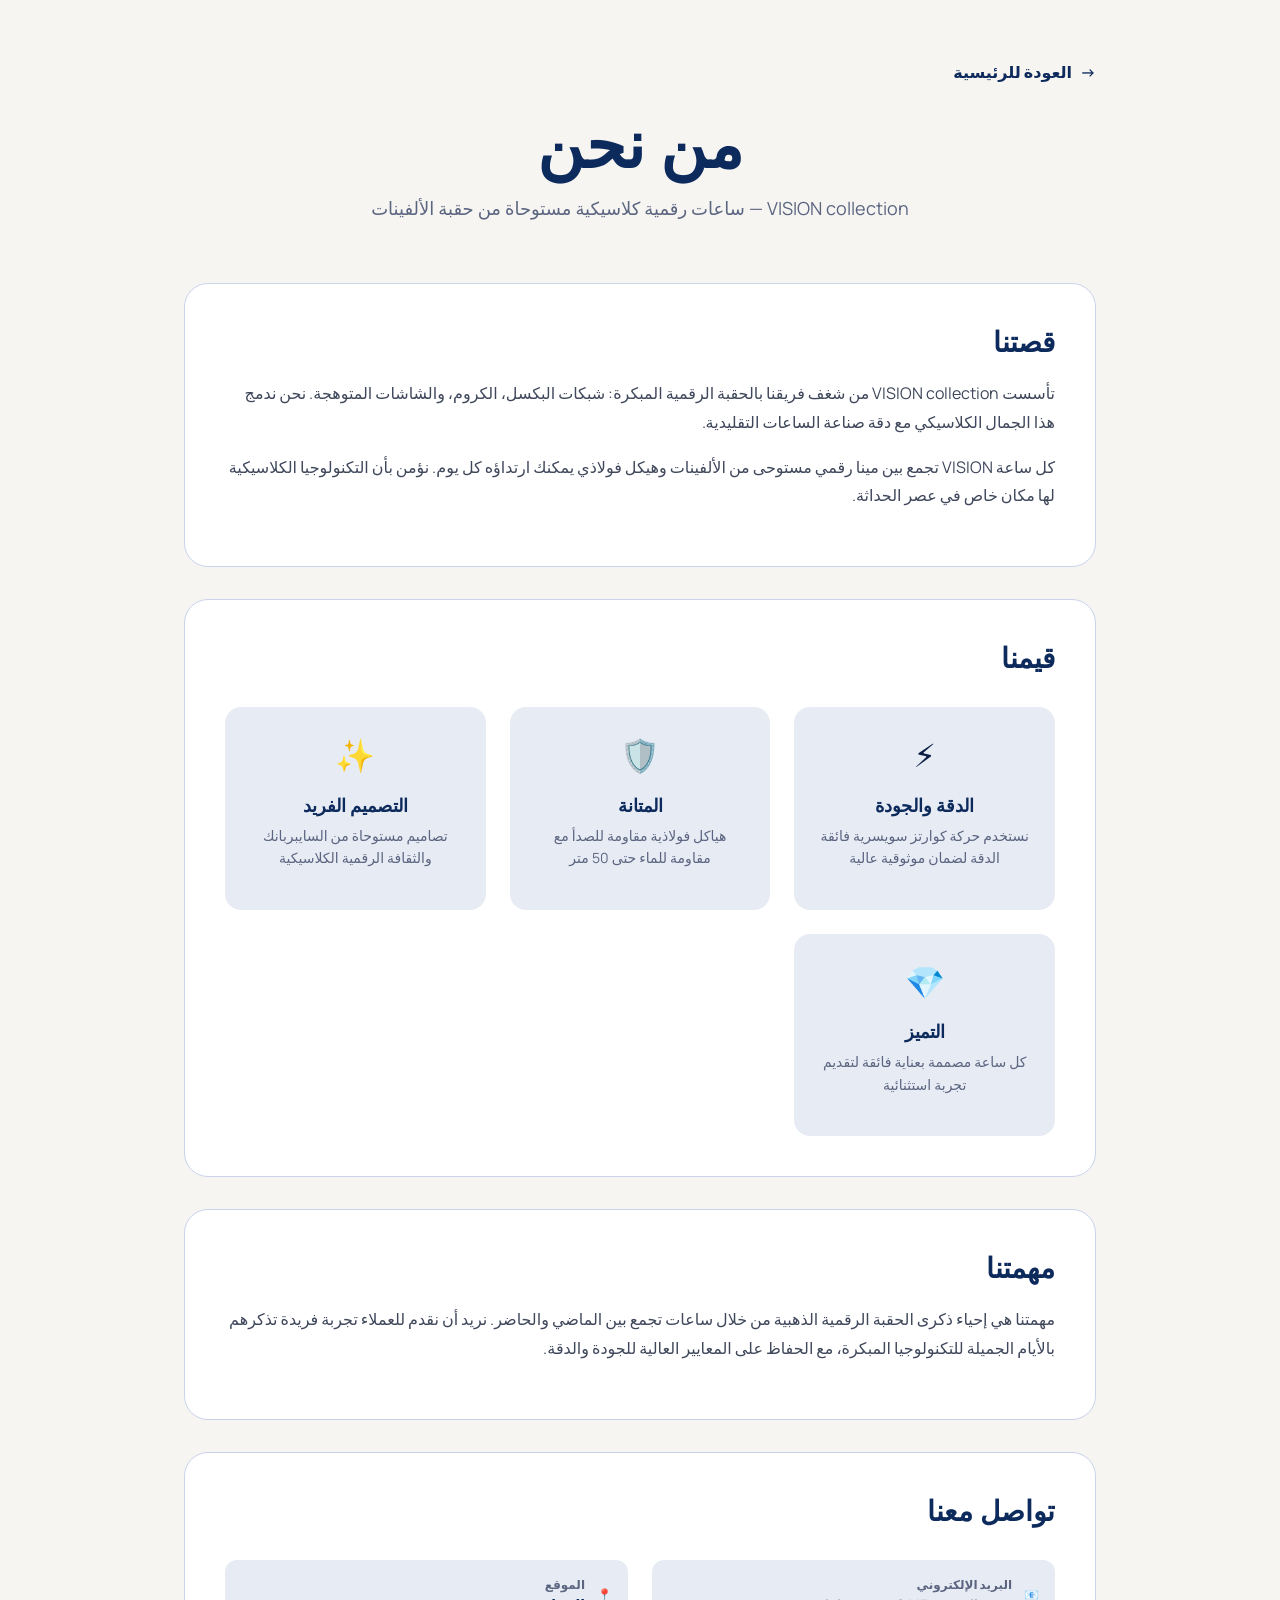
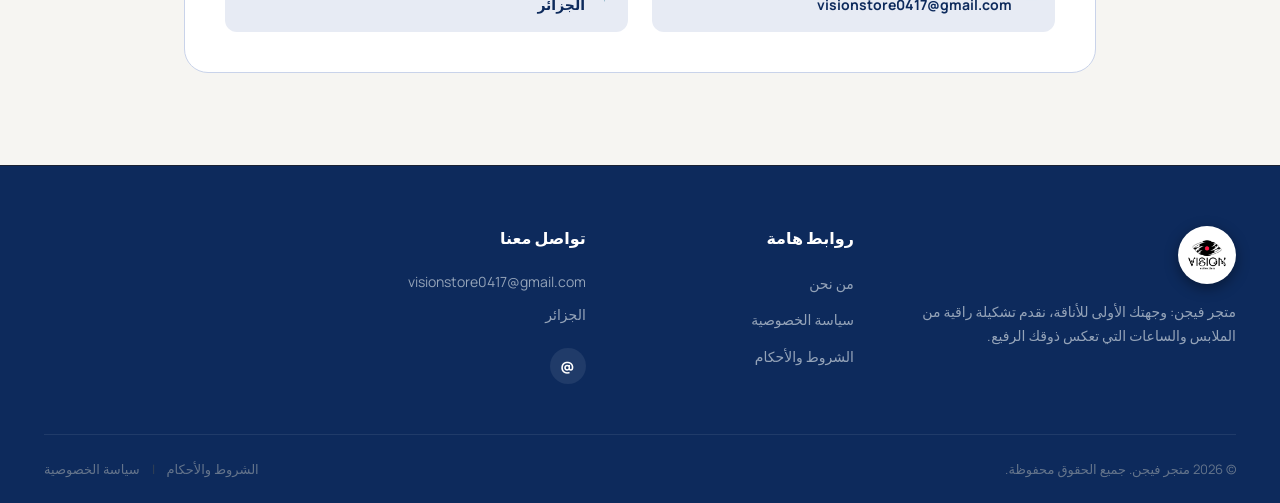
<file: about.html>
<!DOCTYPE html>
<html lang="ar" dir="rtl">
<head>
  <meta charset="utf-8">
  <meta name="viewport" content="width=device-width, initial-scale=1, viewport-fit=cover">
  <title>من نحن — VISION collection</title>
  <link rel="preconnect" href="https://fonts.googleapis.com">
  <link rel="preconnect" href="https://fonts.gstatic.com" crossorigin>
  <link href="https://fonts.googleapis.com/css2?family=Unbounded:wght@400;700;800;900&family=Manrope:wght@400;500;600;700;800&display=swap" rel="stylesheet">
  <link rel="stylesheet" href="css/style.css">
  <style>
    .about-page {
      padding: 60px 44px;
      max-width: 1000px;
      margin: 0 auto;
    }
    
    .about-header {
      text-align: center;
      margin-bottom: 60px;
    }
    
    .about-header h1 {
      font: 900 clamp(40px, 6vw, 64px)/1.1 Unbounded, sans-serif;
      color: var(--navy);
      margin-bottom: 16px;
    }
    
    .about-header p {
      font-size: 18px;
      color: var(--mute);
      max-width: 600px;
      margin: 0 auto;
    }
    
    .about-section {
      background: #fff;
      border-radius: 24px;
      padding: 40px;
      margin-bottom: 32px;
      border: 1px solid var(--border);
    }
    
    .about-section h2 {
      font: 800 28px Unbounded, sans-serif;
      color: var(--navy);
      margin-bottom: 20px;
    }
    
    .about-section p {
      font-size: 16px;
      line-height: 1.8;
      color: #3f475b;
      margin-bottom: 16px;
    }
    
    .values-grid {
      display: grid;
      grid-template-columns: repeat(auto-fit, minmax(250px, 1fr));
      gap: 24px;
      margin-top: 32px;
    }
    
    .value-card {
      background: var(--soft);
      padding: 24px;
      border-radius: 16px;
      text-align: center;
    }
    
    .value-card .icon {
      font-size: 32px;
      margin-bottom: 12px;
    }
    
    .value-card h3 {
      font: 700 18px Manrope;
      color: var(--navy);
      margin-bottom: 8px;
    }
    
    .value-card p {
      font-size: 14px;
      color: var(--mute);
      line-height: 1.6;
    }
    
    .contact-section {
      display: grid;
      grid-template-columns: repeat(auto-fit, minmax(200px, 1fr));
      gap: 24px;
      margin-top: 32px;
    }
    
    .contact-item {
      display: flex;
      align-items: center;
      gap: 12px;
      padding: 16px;
      background: var(--soft);
      border-radius: 12px;
    }
    
    .contact-item .icon {
      font-size: 24px;
    }
    
    .contact-item div {
      display: flex;
      flex-direction: column;
    }
    
    .contact-item span:first-child {
      font-size: 12px;
      color: var(--mute);
      font-weight: 600;
    }
    
    .contact-item span:last-child {
      font-size: 14px;
      font-weight: 700;
      color: var(--navy);
    }
    
    .back-link {
      display: inline-flex;
      align-items: center;
      gap: 8px;
      color: var(--navy);
      font-weight: 600;
      margin-bottom: 24px;
      transition: all 0.2s ease;
    }
    
    .back-link:hover {
      color: var(--accent);
      gap: 12px;
    }
  </style>
</head>
<body>

  <div class="about-page">
    <a href="index.html" class="back-link">
      <span>→</span> <span>العودة للرئيسية</span>
    </a>

    <div class="about-header">
      <h1>من نحن</h1>
      <p>VISION collection — ساعات رقمية كلاسيكية مستوحاة من حقبة الألفينات</p>
    </div>

    <div class="about-section">
      <h2>قصتنا</h2>
      <p>
        تأسست VISION collection من شغف فريقنا بالحقبة الرقمية المبكرة: شبكات البكسل، الكروم، والشاشات المتوهجة. 
        نحن ندمج هذا الجمال الكلاسيكي مع دقة صناعة الساعات التقليدية.
      </p>
      <p>
        كل ساعة VISION تجمع بين مينا رقمي مستوحى من الألفينات وهيكل فولاذي يمكنك ارتداؤه كل يوم. 
        نؤمن بأن التكنولوجيا الكلاسيكية لها مكان خاص في عصر الحداثة.
      </p>
    </div>

    <div class="about-section">
      <h2>قيمنا</h2>
      <div class="values-grid">
        <div class="value-card">
          <div class="icon">⚡</div>
          <h3>الدقة والجودة</h3>
          <p>نستخدم حركة كوارتز سويسرية فائقة الدقة لضمان موثوقية عالية</p>
        </div>
        <div class="value-card">
          <div class="icon">🛡️</div>
          <h3>المتانة</h3>
          <p>هياكل فولاذية مقاومة للصدأ مع مقاومة للماء حتى 50 متر</p>
        </div>
        <div class="value-card">
          <div class="icon">✨</div>
          <h3>التصميم الفريد</h3>
          <p>تصاميم مستوحاة من السايبربانك والثقافة الرقمية الكلاسيكية</p>
        </div>
        <div class="value-card">
          <div class="icon">💎</div>
          <h3>التميز</h3>
          <p>كل ساعة مصممة بعناية فائقة لتقديم تجربة استثنائية</p>
        </div>
      </div>
    </div>

    <div class="about-section">
      <h2>مهمتنا</h2>
      <p>
        مهمتنا هي إحياء ذكرى الحقبة الرقمية الذهبية من خلال ساعات تجمع بين الماضي والحاضر. 
        نريد أن نقدم للعملاء تجربة فريدة تذكرهم بالأيام الجميلة للتكنولوجيا المبكرة، 
        مع الحفاظ على المعايير العالية للجودة والدقة.
      </p>
    </div>

    <div class="about-section">
      <h2>تواصل معنا</h2>
      <div class="contact-section">
        <div class="contact-item">
          <span class="icon">📧</span>
          <div>
            <span>البريد الإلكتروني</span>
            <span>visionstore0417@gmail.com</span>
          </div>
        </div>
        <div class="contact-item">
          <span class="icon">📍</span>
          <div>
            <span>الموقع</span>
            <span>الجزائر</span>
          </div>
        </div>
      </div>
    </div>

  </div>

<footer class="nexa-footer" style="background-color: var(--bg-color, #0d2a5c);">
    <div class="nexa-footer-container">
      
      <!-- Brand & Mission -->
      <div class="nexa-footer-col nexa-brand-col">
        <div class="nexa-logo-badge">
          <img src="images/logo.jpg" alt="VISION / Nexa Digital">
        </div>
        <p class="nexa-brand-desc" dir="rtl">
          متجر فيجن: وجهتك الأولى للأناقة، نقدم تشكيلة راقية من الملابس والساعات التي تعكس ذوقك الرفيع.
        </p>
      </div>

      <!-- Pages -->
      <div class="nexa-footer-col" dir="rtl">
        <h4 class="nexa-footer-heading">روابط هامة</h4>
        <ul class="nexa-footer-links">
          <li><a href="about.html">من نحن</a></li>
          <li><a href="privacy.html">سياسة الخصوصية</a></li>
          <li><a href="terms.html">الشروط والأحكام</a></li>
        </ul>
      </div>

      <!-- Contact -->
      <div class="nexa-footer-col" dir="rtl">
        <h4 class="nexa-footer-heading">تواصل معنا</h4>
        <div class="nexa-contact-list">
          <a href="mailto:visionstore0417@gmail.com" class="nexa-contact-item">visionstore0417@gmail.com</a>
          <span class="nexa-contact-item">الجزائر</span>
          <div class="nexa-social-icons">
            <a href="https://www.instagram.com/vision.store04?utm_source=ig_web_button_share_sheet&psln=ZDNlZDc0MzIxNw==" target="_blank" aria-label="Instagram" class="nexa-social-icon">@</a>
          </div>
        </div>
      </div>

    </div>

    <!-- Bottom Bar -->
    <div class="nexa-footer-bottom">
      <div class="nexa-footer-bottom-container" dir="rtl">
        <div class="nexa-copyright">
          <span>© 2026 متجر فيجن. جميع الحقوق محفوظة.</span>
        </div>
        <div class="nexa-legal-links">
          <a href="terms.html">الشروط والأحكام</a>
          <span class="nexa-sep">|</span>
          <a href="privacy.html">سياسة الخصوصية</a>
        </div>
      </div>
    </div>
  </footer>

</body>
</html>
</file>
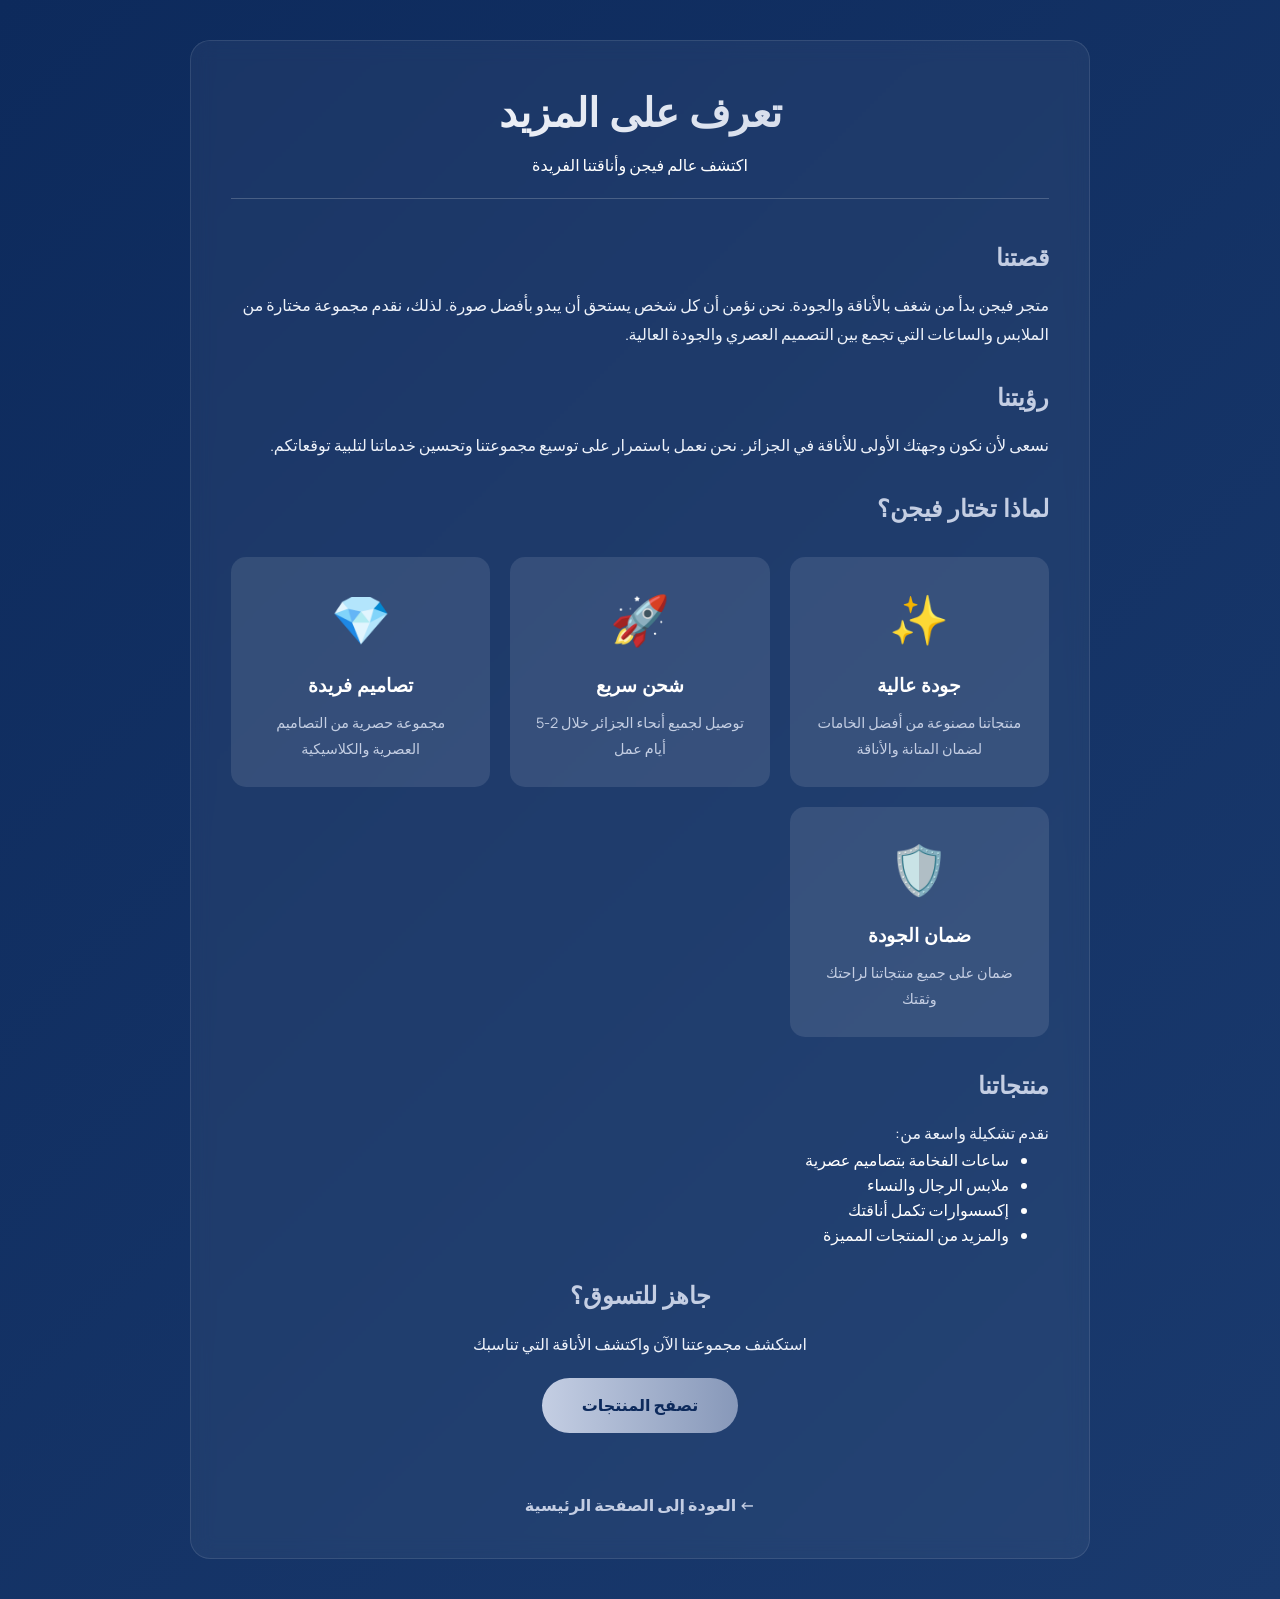
<file: learn-more.html>
<!DOCTYPE html>
<html lang="ar" dir="rtl">
<head>
  <meta charset="utf-8">
  <meta name="viewport" content="width=device-width, initial-scale=1">
  <meta name="description" content="تعرف على المزيد - متجر فيجن">
  <title>تعرف على المزيد - Vision Store</title>
  <link rel="preconnect" href="https://fonts.googleapis.com">
  <link rel="preconnect" href="https://fonts.gstatic.com" crossorigin>
  <link href="https://fonts.googleapis.com/css2?family=Unbounded:wght@400;800;900&family=Manrope:wght@400;500;700;800&display=swap" rel="stylesheet">
  <link rel="stylesheet" href="css/style.css">
  <style>
    body {
      background: linear-gradient(135deg, #0d2a5c 0%, #1a3a6e 100%);
      color: #fff;
      min-height: 100vh;
      padding: 40px 20px;
    }
    .learn-container {
      max-width: 900px;
      margin: 0 auto;
      background: rgba(255, 255, 255, 0.05);
      backdrop-filter: blur(10px);
      border-radius: 20px;
      padding: 40px;
      border: 1px solid rgba(255, 255, 255, 0.1);
    }
    .learn-header {
      text-align: center;
      margin-bottom: 40px;
      padding-bottom: 20px;
      border-bottom: 1px solid rgba(255, 255, 255, 0.2);
    }
    .learn-header h1 {
      font-family: 'Unbounded', sans-serif;
      font-size: 2.5rem;
      margin-bottom: 10px;
      background: linear-gradient(90deg, #fff, #c4cee3);
      -webkit-background-clip: text;
      -webkit-text-fill-color: transparent;
    }
    .learn-section {
      margin-bottom: 30px;
    }
    .learn-section h2 {
      font-family: 'Unbounded', sans-serif;
      font-size: 1.5rem;
      margin-bottom: 15px;
      color: #c4cee3;
    }
    .learn-section p {
      line-height: 1.8;
      color: #eef2fa;
    }
    .features-grid {
      display: grid;
      grid-template-columns: repeat(auto-fit, minmax(250px, 1fr));
      gap: 20px;
      margin-top: 30px;
    }
    .feature-card {
      background: rgba(255, 255, 255, 0.1);
      padding: 25px;
      border-radius: 15px;
      text-align: center;
      transition: transform 0.3s, background 0.3s;
    }
    .feature-card:hover {
      transform: translateY(-5px);
      background: rgba(255, 255, 255, 0.15);
    }
    .feature-icon {
      font-size: 3rem;
      margin-bottom: 15px;
    }
    .feature-card h3 {
      font-family: 'Unbounded', sans-serif;
      margin-bottom: 10px;
      color: #fff;
    }
    .feature-card p {
      color: #c4cee3;
      font-size: 0.9rem;
    }
    .back-link {
      display: inline-block;
      margin-top: 30px;
      color: #c4cee3;
      text-decoration: none;
      font-weight: bold;
      transition: color 0.3s;
    }
    .back-link:hover {
      color: #fff;
    }
    .cta-button {
      display: inline-block;
      margin-top: 20px;
      padding: 15px 40px;
      background: linear-gradient(90deg, #c4cee3, #8798b9);
      color: #0d2a5c;
      text-decoration: none;
      font-weight: bold;
      border-radius: 30px;
      transition: transform 0.3s, box-shadow 0.3s;
    }
    .cta-button:hover {
      transform: translateY(-3px);
      box-shadow: 0 10px 30px rgba(196, 206, 227, 0.3);
    }
  </style>
</head>
<body>
  <div class="learn-container">
    <div class="learn-header">
      <h1>تعرف على المزيد</h1>
      <p>اكتشف عالم فيجن وأناقتنا الفريدة</p>
    </div>

    <div class="learn-section">
      <h2>قصتنا</h2>
      <p>متجر فيجن بدأ من شغف بالأناقة والجودة. نحن نؤمن أن كل شخص يستحق أن يبدو بأفضل صورة. لذلك، نقدم مجموعة مختارة من الملابس والساعات التي تجمع بين التصميم العصري والجودة العالية.</p>
    </div>

    <div class="learn-section">
      <h2>رؤيتنا</h2>
      <p>نسعى لأن نكون وجهتك الأولى للأناقة في الجزائر. نحن نعمل باستمرار على توسيع مجموعتنا وتحسين خدماتنا لتلبية توقعاتكم.</p>
    </div>

    <div class="learn-section">
      <h2>لماذا تختار فيجن؟</h2>
      <div class="features-grid">
        <div class="feature-card">
          <div class="feature-icon">✨</div>
          <h3>جودة عالية</h3>
          <p>منتجاتنا مصنوعة من أفضل الخامات لضمان المتانة والأناقة</p>
        </div>
        <div class="feature-card">
          <div class="feature-icon">🚀</div>
          <h3>شحن سريع</h3>
          <p>توصيل لجميع أنحاء الجزائر خلال 2-5 أيام عمل</p>
        </div>
        <div class="feature-card">
          <div class="feature-icon">💎</div>
          <h3>تصاميم فريدة</h3>
          <p>مجموعة حصرية من التصاميم العصرية والكلاسيكية</p>
        </div>
        <div class="feature-card">
          <div class="feature-icon">🛡️</div>
          <h3>ضمان الجودة</h3>
          <p>ضمان على جميع منتجاتنا لراحتك وثقتك</p>
        </div>
      </div>
    </div>

    <div class="learn-section">
      <h2>منتجاتنا</h2>
      <p>نقدم تشكيلة واسعة من:</p>
      <ul>
        <li>ساعات الفخامة بتصاميم عصرية</li>
        <li>ملابس الرجال والنساء</li>
        <li>إكسسوارات تكمل أناقتك</li>
        <li>والمزيد من المنتجات المميزة</li>
      </ul>
    </div>

    <div class="learn-section" style="text-align: center;">
      <h2>جاهز للتسوق؟</h2>
      <p>استكشف مجموعتنا الآن واكتشف الأناقة التي تناسبك</p>
      <a href="index.html#collections" class="cta-button">تصفح المنتجات</a>
    </div>

    <div style="text-align: center;">
      <a href="index.html" class="back-link">← العودة إلى الصفحة الرئيسية</a>
    </div>
  </div>
</body>
</html>
</file>
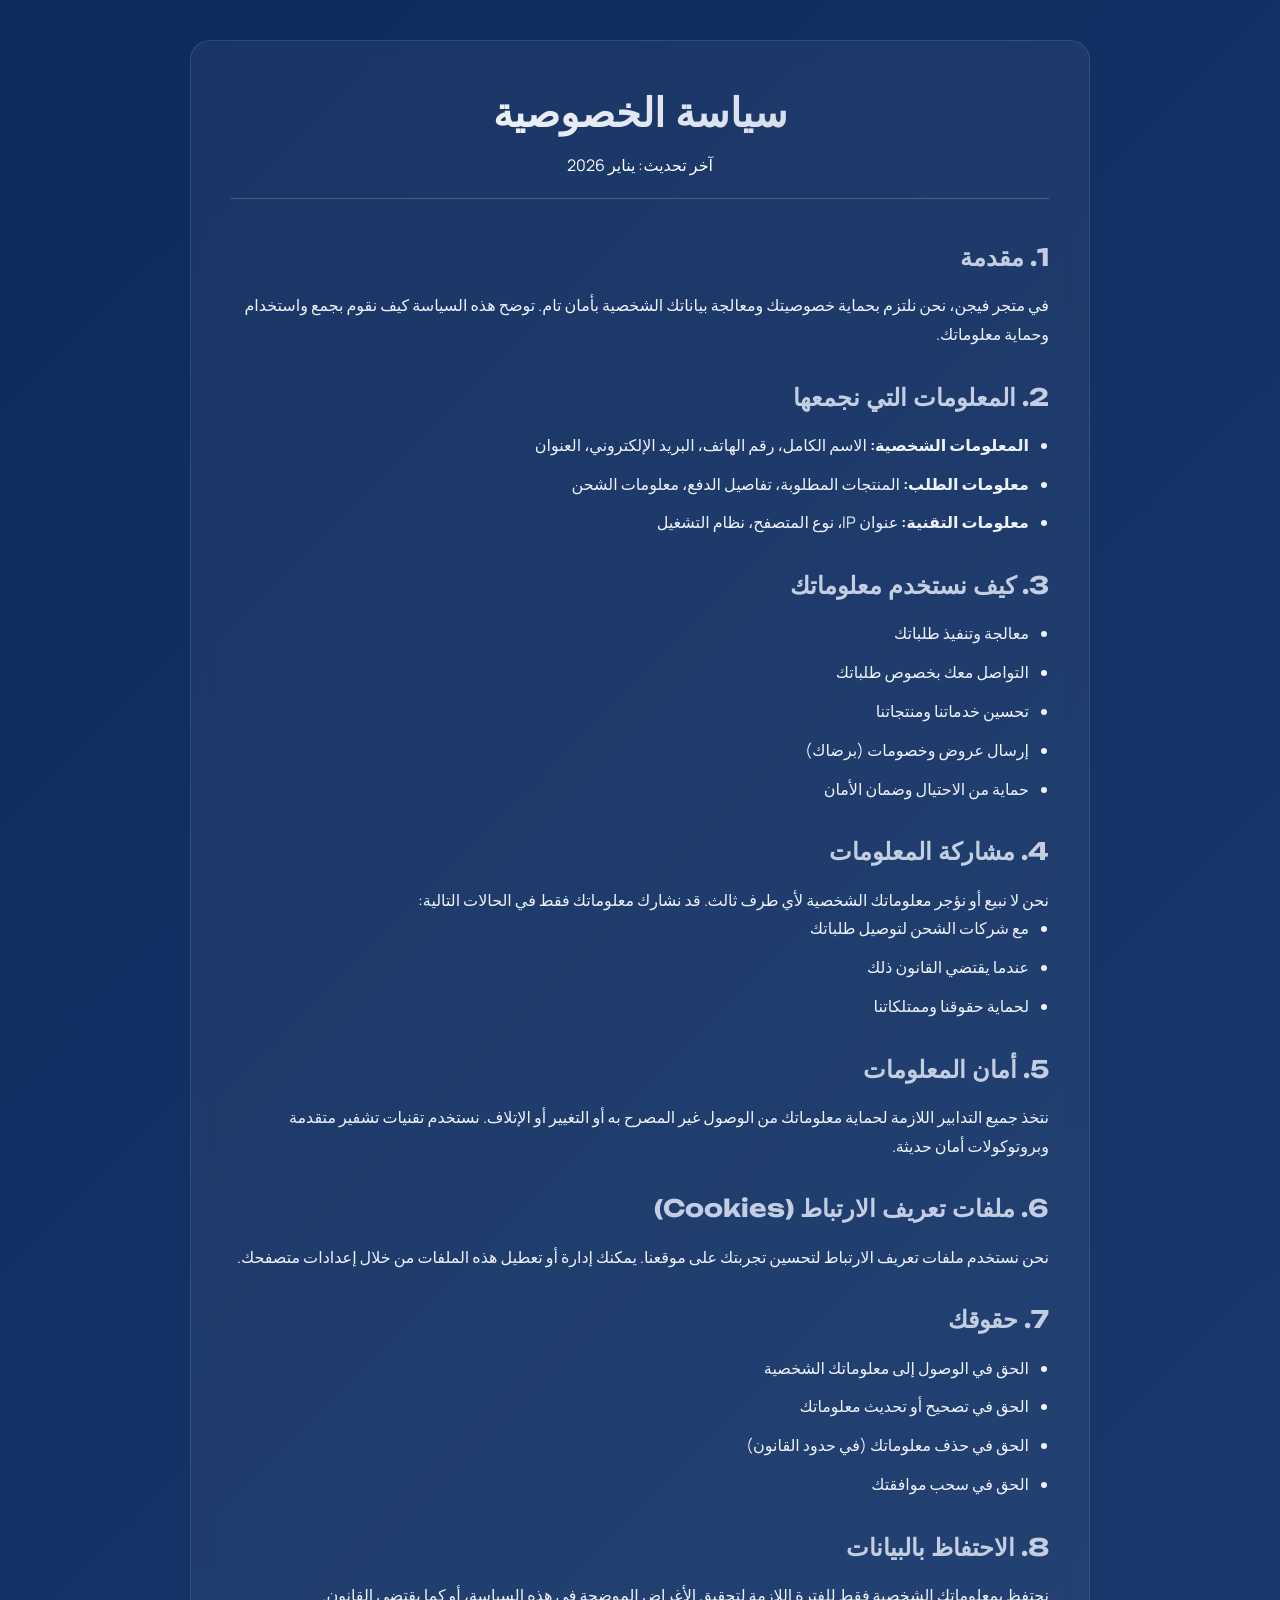
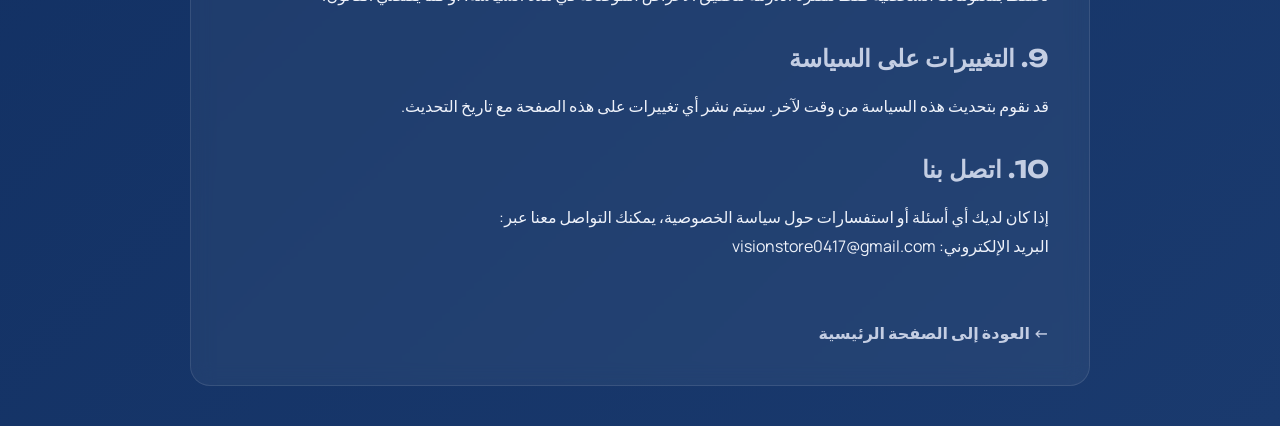
<file: privacy.html>
<!DOCTYPE html>
<html lang="ar" dir="rtl">
<head>
  <meta charset="utf-8">
  <meta name="viewport" content="width=device-width, initial-scale=1">
  <meta name="description" content="سياسة الخصوصية - متجر فيجن">
  <title>سياسة الخصوصية - Vision Store</title>
  <link rel="preconnect" href="https://fonts.googleapis.com">
  <link rel="preconnect" href="https://fonts.gstatic.com" crossorigin>
  <link href="https://fonts.googleapis.com/css2?family=Unbounded:wght@400;800;900&family=Manrope:wght@400;500;700;800&display=swap" rel="stylesheet">
  <link rel="stylesheet" href="css/style.css">
  <style>
    body {
      background: linear-gradient(135deg, #0d2a5c 0%, #1a3a6e 100%);
      color: #fff;
      min-height: 100vh;
      padding: 40px 20px;
    }
    .privacy-container {
      max-width: 900px;
      margin: 0 auto;
      background: rgba(255, 255, 255, 0.05);
      backdrop-filter: blur(10px);
      border-radius: 20px;
      padding: 40px;
      border: 1px solid rgba(255, 255, 255, 0.1);
    }
    .privacy-header {
      text-align: center;
      margin-bottom: 40px;
      padding-bottom: 20px;
      border-bottom: 1px solid rgba(255, 255, 255, 0.2);
    }
    .privacy-header h1 {
      font-family: 'Unbounded', sans-serif;
      font-size: 2.5rem;
      margin-bottom: 10px;
      background: linear-gradient(90deg, #fff, #c4cee3);
      -webkit-background-clip: text;
      -webkit-text-fill-color: transparent;
    }
    .privacy-section {
      margin-bottom: 30px;
    }
    .privacy-section h2 {
      font-family: 'Unbounded', sans-serif;
      font-size: 1.5rem;
      margin-bottom: 15px;
      color: #c4cee3;
    }
    .privacy-section p, .privacy-section ul {
      line-height: 1.8;
      color: #eef2fa;
    }
    .privacy-section ul {
      padding-right: 20px;
    }
    .privacy-section li {
      margin-bottom: 10px;
    }
    .back-link {
      display: inline-block;
      margin-top: 30px;
      color: #c4cee3;
      text-decoration: none;
      font-weight: bold;
      transition: color 0.3s;
    }
    .back-link:hover {
      color: #fff;
    }
  </style>
</head>
<body>
  <div class="privacy-container">
    <div class="privacy-header">
      <h1>سياسة الخصوصية</h1>
      <p>آخر تحديث: يناير 2026</p>
    </div>

    <div class="privacy-section">
      <h2>1. مقدمة</h2>
      <p>في متجر فيجن، نحن نلتزم بحماية خصوصيتك ومعالجة بياناتك الشخصية بأمان تام. توضح هذه السياسة كيف نقوم بجمع واستخدام وحماية معلوماتك.</p>
    </div>

    <div class="privacy-section">
      <h2>2. المعلومات التي نجمعها</h2>
      <ul>
        <li><strong>المعلومات الشخصية:</strong> الاسم الكامل، رقم الهاتف، البريد الإلكتروني، العنوان</li>
        <li><strong>معلومات الطلب:</strong> المنتجات المطلوبة، تفاصيل الدفع، معلومات الشحن</li>
        <li><strong>معلومات التقنية:</strong> عنوان IP، نوع المتصفح، نظام التشغيل</li>
      </ul>
    </div>

    <div class="privacy-section">
      <h2>3. كيف نستخدم معلوماتك</h2>
      <ul>
        <li>معالجة وتنفيذ طلباتك</li>
        <li>التواصل معك بخصوص طلباتك</li>
        <li>تحسين خدماتنا ومنتجاتنا</li>
        <li>إرسال عروض وخصومات (برضاك)</li>
        <li>حماية من الاحتيال وضمان الأمان</li>
      </ul>
    </div>

    <div class="privacy-section">
      <h2>4. مشاركة المعلومات</h2>
      <p>نحن لا نبيع أو نؤجر معلوماتك الشخصية لأي طرف ثالث. قد نشارك معلوماتك فقط في الحالات التالية:</p>
      <ul>
        <li>مع شركات الشحن لتوصيل طلباتك</li>
        <li>عندما يقتضي القانون ذلك</li>
        <li>لحماية حقوقنا وممتلكاتنا</li>
      </ul>
    </div>

    <div class="privacy-section">
      <h2>5. أمان المعلومات</h2>
      <p>نتخذ جميع التدابير اللازمة لحماية معلوماتك من الوصول غير المصرح به أو التغيير أو الإتلاف. نستخدم تقنيات تشفير متقدمة وبروتوكولات أمان حديثة.</p>
    </div>

    <div class="privacy-section">
      <h2>6. ملفات تعريف الارتباط (Cookies)</h2>
      <p>نحن نستخدم ملفات تعريف الارتباط لتحسين تجربتك على موقعنا. يمكنك إدارة أو تعطيل هذه الملفات من خلال إعدادات متصفحك.</p>
    </div>

    <div class="privacy-section">
      <h2>7. حقوقك</h2>
      <ul>
        <li>الحق في الوصول إلى معلوماتك الشخصية</li>
        <li>الحق في تصحيح أو تحديث معلوماتك</li>
        <li>الحق في حذف معلوماتك (في حدود القانون)</li>
        <li>الحق في سحب موافقتك</li>
      </ul>
    </div>

    <div class="privacy-section">
      <h2>8. الاحتفاظ بالبيانات</h2>
      <p>نحتفظ بمعلوماتك الشخصية فقط للفترة اللازمة لتحقيق الأغراض الموضحة في هذه السياسة، أو كما يقتضي القانون.</p>
    </div>

    <div class="privacy-section">
      <h2>9. التغييرات على السياسة</h2>
      <p>قد نقوم بتحديث هذه السياسة من وقت لآخر. سيتم نشر أي تغييرات على هذه الصفحة مع تاريخ التحديث.</p>
    </div>

    <div class="privacy-section">
      <h2>10. اتصل بنا</h2>
      <p>إذا كان لديك أي أسئلة أو استفسارات حول سياسة الخصوصية، يمكنك التواصل معنا عبر:</p>
      <p>البريد الإلكتروني: visionstore0417@gmail.com</p>
    </div>

    <a href="index.html" class="back-link">← العودة إلى الصفحة الرئيسية</a>
  </div>
</body>
</html>
</file>
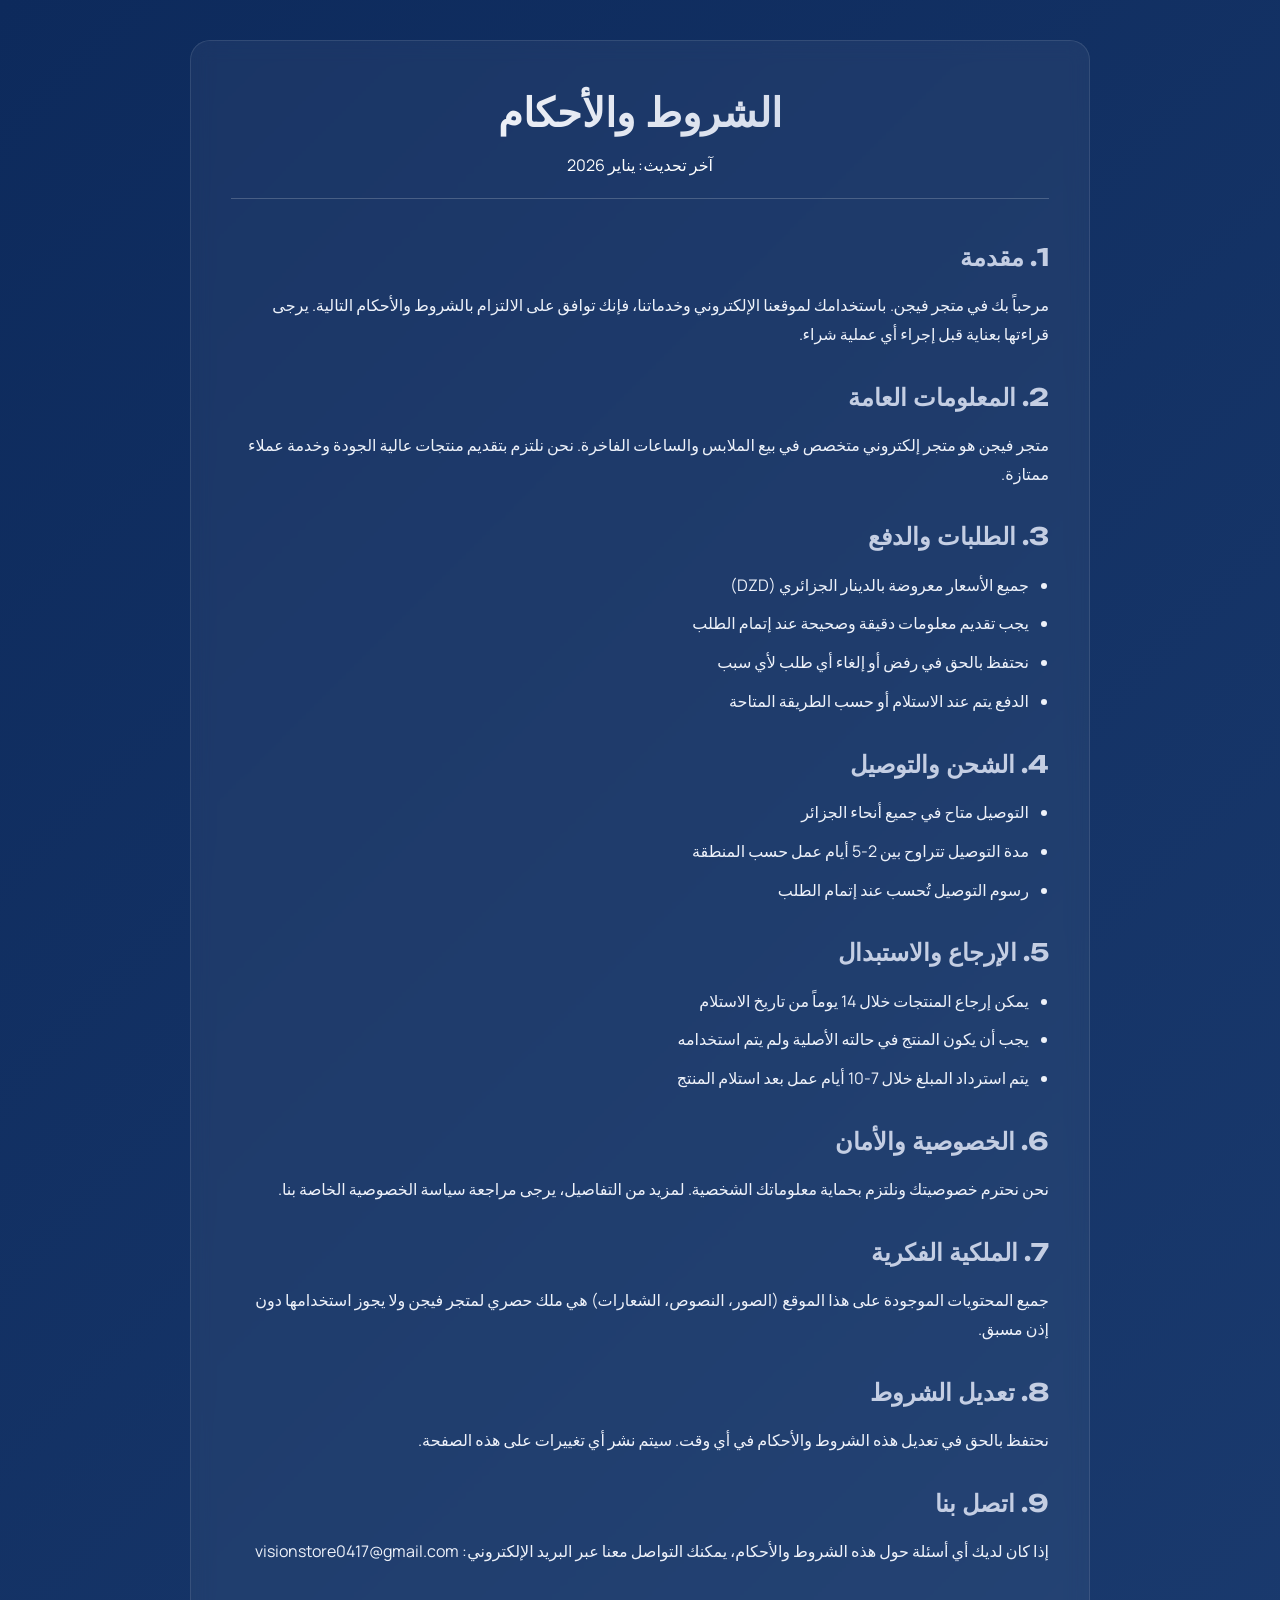
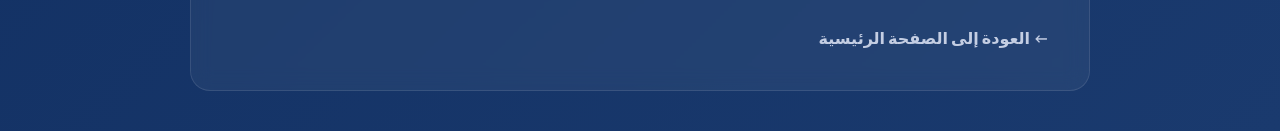
<file: terms.html>
<!DOCTYPE html>
<html lang="ar" dir="rtl">
<head>
  <meta charset="utf-8">
  <meta name="viewport" content="width=device-width, initial-scale=1">
  <meta name="description" content="الشروط والأحكام - متجر فيجن">
  <title>الشروط والأحكام - Vision Store</title>
  <link rel="preconnect" href="https://fonts.googleapis.com">
  <link rel="preconnect" href="https://fonts.gstatic.com" crossorigin>
  <link href="https://fonts.googleapis.com/css2?family=Unbounded:wght@400;800;900&family=Manrope:wght@400;500;700;800&display=swap" rel="stylesheet">
  <link rel="stylesheet" href="css/style.css">
  <style>
    body {
      background: linear-gradient(135deg, #0d2a5c 0%, #1a3a6e 100%);
      color: #fff;
      min-height: 100vh;
      padding: 40px 20px;
    }
    .terms-container {
      max-width: 900px;
      margin: 0 auto;
      background: rgba(255, 255, 255, 0.05);
      backdrop-filter: blur(10px);
      border-radius: 20px;
      padding: 40px;
      border: 1px solid rgba(255, 255, 255, 0.1);
    }
    .terms-header {
      text-align: center;
      margin-bottom: 40px;
      padding-bottom: 20px;
      border-bottom: 1px solid rgba(255, 255, 255, 0.2);
    }
    .terms-header h1 {
      font-family: 'Unbounded', sans-serif;
      font-size: 2.5rem;
      margin-bottom: 10px;
      background: linear-gradient(90deg, #fff, #c4cee3);
      -webkit-background-clip: text;
      -webkit-text-fill-color: transparent;
    }
    .terms-section {
      margin-bottom: 30px;
    }
    .terms-section h2 {
      font-family: 'Unbounded', sans-serif;
      font-size: 1.5rem;
      margin-bottom: 15px;
      color: #c4cee3;
    }
    .terms-section p, .terms-section ul {
      line-height: 1.8;
      color: #eef2fa;
    }
    .terms-section ul {
      padding-right: 20px;
    }
    .terms-section li {
      margin-bottom: 10px;
    }
    .back-link {
      display: inline-block;
      margin-top: 30px;
      color: #c4cee3;
      text-decoration: none;
      font-weight: bold;
      transition: color 0.3s;
    }
    .back-link:hover {
      color: #fff;
    }
  </style>
</head>
<body>
  <div class="terms-container">
    <div class="terms-header">
      <h1>الشروط والأحكام</h1>
      <p>آخر تحديث: يناير 2026</p>
    </div>

    <div class="terms-section">
      <h2>1. مقدمة</h2>
      <p>مرحباً بك في متجر فيجن. باستخدامك لموقعنا الإلكتروني وخدماتنا، فإنك توافق على الالتزام بالشروط والأحكام التالية. يرجى قراءتها بعناية قبل إجراء أي عملية شراء.</p>
    </div>

    <div class="terms-section">
      <h2>2. المعلومات العامة</h2>
      <p>متجر فيجن هو متجر إلكتروني متخصص في بيع الملابس والساعات الفاخرة. نحن نلتزم بتقديم منتجات عالية الجودة وخدمة عملاء ممتازة.</p>
    </div>

    <div class="terms-section">
      <h2>3. الطلبات والدفع</h2>
      <ul>
        <li>جميع الأسعار معروضة بالدينار الجزائري (DZD)</li>
        <li>يجب تقديم معلومات دقيقة وصحيحة عند إتمام الطلب</li>
        <li>نحتفظ بالحق في رفض أو إلغاء أي طلب لأي سبب</li>
        <li>الدفع يتم عند الاستلام أو حسب الطريقة المتاحة</li>
      </ul>
    </div>

    <div class="terms-section">
      <h2>4. الشحن والتوصيل</h2>
      <ul>
        <li>التوصيل متاح في جميع أنحاء الجزائر</li>
        <li>مدة التوصيل تتراوح بين 2-5 أيام عمل حسب المنطقة</li>
        <li>رسوم التوصيل تُحسب عند إتمام الطلب</li>
      </ul>
    </div>

    <div class="terms-section">
      <h2>5. الإرجاع والاستبدال</h2>
      <ul>
        <li>يمكن إرجاع المنتجات خلال 14 يوماً من تاريخ الاستلام</li>
        <li>يجب أن يكون المنتج في حالته الأصلية ولم يتم استخدامه</li>
        <li>يتم استرداد المبلغ خلال 7-10 أيام عمل بعد استلام المنتج</li>
      </ul>
    </div>

    <div class="terms-section">
      <h2>6. الخصوصية والأمان</h2>
      <p>نحن نحترم خصوصيتك ونلتزم بحماية معلوماتك الشخصية. لمزيد من التفاصيل، يرجى مراجعة سياسة الخصوصية الخاصة بنا.</p>
    </div>

    <div class="terms-section">
      <h2>7. الملكية الفكرية</h2>
      <p>جميع المحتويات الموجودة على هذا الموقع (الصور، النصوص، الشعارات) هي ملك حصري لمتجر فيجن ولا يجوز استخدامها دون إذن مسبق.</p>
    </div>

    <div class="terms-section">
      <h2>8. تعديل الشروط</h2>
      <p>نحتفظ بالحق في تعديل هذه الشروط والأحكام في أي وقت. سيتم نشر أي تغييرات على هذه الصفحة.</p>
    </div>

    <div class="terms-section">
      <h2>9. اتصل بنا</h2>
      <p>إذا كان لديك أي أسئلة حول هذه الشروط والأحكام، يمكنك التواصل معنا عبر البريد الإلكتروني: visionstore0417@gmail.com</p>
    </div>

    <a href="index.html" class="back-link">← العودة إلى الصفحة الرئيسية</a>
  </div>
</body>
</html>
</file>
<file: css/style.css>
/* ==========================================================
   VISION collection — Retro Digi Watches
   Styles: Layout, Components & Zoom Modal
   ========================================================== */

:root {
  --bg: #f6f5f2;
  --ink: #0b1d44;
  --navy: #0d2a5c;
  --navy-dark: #071735;
  --soft: #e7ebf4;
  --mute: #5b6580;
  --accent: #4a7bff;
  --accent-glow: rgba(74, 123, 255, 0.35);
  --border: #c9d3ea;
  box-sizing: border-box;
  padding-top: env(safe-area-inset-top, 0px);
  padding-bottom: env(safe-area-inset-bottom, 0px);
}

@media (prefers-color-scheme: dark) {
  :root:not([data-theme="light"]) {
    --bg: #f6f5f2;
  }
}

* {
  box-sizing: border-box;
  margin: 0;
}

html {
  scroll-behavior: smooth;
  scroll-padding-top: env(safe-area-inset-top, 0px);
}

body {
  background: var(--bg);
  color: var(--ink);
  font: 400 16px/1.55 Manrope, system-ui, -apple-system, sans-serif;
  overflow-x: hidden;
}

img, video {
  max-width: 100%;
  display: block;
}

a {
  color: inherit;
  text-decoration: none;
}

a:focus-visible,
button:focus-visible {
  outline: 3px solid var(--accent);
  outline-offset: 3px;
}

/* ==========================================================
   Header & Navigation
   ========================================================== */
.nav {
  position: relative;
  display: flex;
  justify-content: space-between;
  align-items: flex-start;
  min-height: clamp(110px, 14vw, 170px);
}

.nav ul {
  list-style: none;
  padding: 0;
  display: grid;
  gap: 6px;
  font-size: 14px;
  color: var(--mute);
}

.nav ul li:first-child {
  color: var(--ink);
  font-weight: 700;
}

.nav-actions {
  display: flex;
  align-items: center;
  gap: 16px;
}

.admin-link {
  display: inline-flex;
  align-items: center;
  gap: 6px;
  background: rgba(13, 42, 92, 0.08);
  border: 1px solid var(--border);
  color: var(--navy);
  padding: 7px 14px;
  border-radius: 99px;
  font-size: 13px;
  font-weight: 700;
  transition: all 0.2s ease;
}

.admin-link:hover {
  background: var(--navy);
  color: #fff;
  border-color: var(--navy);
}

.search {
  width: 22px;
  height: 22px;
  border: 2px solid var(--ink);
  border-radius: 50%;
  position: relative;
  display: inline-block;
  cursor: pointer;
}

.search:after {
  content: "";
  position: absolute;
  width: 8px;
  height: 2px;
  background: var(--ink);
  right: -7px;
  bottom: -3px;
  transform: rotate(45deg);
}

.btn {
  display: inline-flex;
  align-items: center;
  justify-content: center;
  gap: 10px;
  background: var(--navy);
  color: #fff;
  padding: 12px 24px;
  border-radius: 99px;
  font-weight: 700;
  font-size: 14px;
  border: 0;
  cursor: pointer;
  transition: transform 0.15s ease, background 0.15s ease, box-shadow 0.15s ease;
}

.btn:hover {
  background: #12377a;
  transform: translateY(-1px);
}

.btn.light {
  background: #fff;
  color: var(--navy);
  padding: 8px 18px;
  font-size: 13px;
  box-shadow: 0 2px 6px rgba(0, 0, 0, 0.06);
}

.btn.light:hover {
  background: #f0f4fc;
}

.arrow {
  display: inline-grid;
  place-items: center;
  width: 42px;
  height: 42px;
  border-radius: 50%;
  background: var(--navy);
  color: #fff;
  margin-left: 6px;
  user-select: none;
}

/* ==========================================================
   Hero Section
   ========================================================== */
.hero {
  padding: 28px 44px 60px;
}

.logo {
  position: absolute;
  left: 50%;
  top: -10px;
  transform: translateX(-50%);
  width: clamp(110px, 14vw, 170px);
  mix-blend-mode: multiply;
}

.stage2 {
  position: relative;
  width: min(100%, 1100px);
  margin: 70px auto 0;
}

.big svg {
  width: 100%;
  height: auto;
  display: block;
  overflow: visible;
}

.watch {
  position: absolute;
  left: 50%;
  top: 50%;
  height: 130%;
  width: auto;
  transform: translate(-50%, -50%);
  z-index: 2;
  filter: drop-shadow(0 20px 30px rgba(11, 29, 68, 0.25));
}

.pill {
  position: absolute;
  z-index: 3;
  left: 67%;
  bottom: -8%;
  background: #fff;
  border: 1px solid var(--border);
  border-radius: 99px;
  padding: 6px 16px;
  font-size: 12px;
  line-height: 1.3;
  box-shadow: 0 4px 12px rgba(11, 29, 68, 0.08);
}

.pill b {
  display: block;
  font-size: 13px;
}

.bottom {
  display: flex;
  justify-content: space-between;
  align-items: flex-end;
  gap: 32px;
  margin-top: 90px;
}

.about {
  font-size: 14px;
}

.about span {
  display: block;
  color: var(--mute);
}

.about b {
  font-size: 18px;
}

.desc {
  width: min(420px, 45%);
  font-weight: 700;
}

.desc p {
  margin-bottom: 18px;
}

/* ==========================================================
   Arrivals & Merchant Posts Section
   ========================================================== */
.arrivals {
  background: var(--navy);
  color: #fff;
  padding: 64px 44px 70px;
  text-align: center;
  position: relative;
}

.tabs {
  display: flex;
  justify-content: center;
  align-items: baseline;
  gap: 40px;
  flex-wrap: wrap;
  margin-bottom: 48px;
}

.tabs span {
  color: #8fa8e0;
  font-size: 18px;
  font-weight: 500;
}

.tabs h2 {
  font: 800 clamp(30px, 5vw, 48px)/1 Unbounded, sans-serif;
  letter-spacing: -0.01em;
}

.cards {
  display: grid;
  grid-template-columns: repeat(auto-fit, minmax(280px, 340px));
  justify-content: center;
  gap: 40px;
  max-width: 1200px;
  margin: 0 auto;
}

.card {
  text-align: left;
  cursor: pointer;
  transition: transform 0.25s cubic-bezier(0.16, 1, 0.3, 1), box-shadow 0.25s ease;
  position: relative;
  outline: none;
}

.card:hover {
  transform: translateY(-6px);
}

.frame {
  position: relative;
  background: var(--soft);
  border-radius: 40px;
  aspect-ratio: 1 / 1.15;
  display: grid;
  place-items: center;
  overflow: hidden;
  transition: background 0.2s ease, box-shadow 0.2s ease;
}

.card:hover .frame {
  background: #dbe2f1;
  box-shadow: 0 16px 36px rgba(0, 0, 0, 0.25);
}

.frame img {
  width: auto;
  max-width: 82%;
  max-height: 82%;
  object-fit: contain;
  mix-blend-mode: multiply;
  transition: transform 0.3s cubic-bezier(0.16, 1, 0.3, 1);
}

.frame video {
  width: 100%;
  height: 100%;
  object-fit: cover;
  border-radius: 40px;
}

.card:hover .frame img {
  transform: scale(1.05);
}

.tag {
  position: absolute;
  top: 18px;
  left: 18px;
  background: #fff;
  color: var(--navy);
  font-size: 12px;
  font-weight: 700;
  padding: 5px 14px;
  border-radius: 99px;
  z-index: 2;
  box-shadow: 0 2px 8px rgba(0, 0, 0, 0.08);
}

.media-count-badge {
  position: absolute;
  top: 18px;
  right: 18px;
  background: rgba(13, 42, 92, 0.85);
  backdrop-filter: blur(6px);
  color: #fff;
  font-size: 11px;
  font-weight: 700;
  padding: 4px 10px;
  border-radius: 99px;
  z-index: 2;
  display: flex;
  align-items: center;
  gap: 4px;
}

.row {
  display: flex;
  justify-content: space-between;
  align-items: center;
  margin-top: 16px;
  padding: 0 6px;
}

.row h3 {
  font: 700 20px/1.2 Manrope;
  color: #fff;
}

.row small {
  display: block;
  color: #9bb3ea;
  font-size: 16px;
  font-weight: 700;
  margin-top: 2px;
}

.card-desc-preview {
  color: #8fa8e0;
  font-size: 13px;
  line-height: 1.4;
  margin-top: 8px;
  padding: 0 6px;
  display: -webkit-box;
  -webkit-line-clamp: 2;
  -webkit-box-orient: vertical;
  overflow: hidden;
}

/* ==========================================================
   Story & Footer Section
   ========================================================== */
.story {
  position: relative;
  padding: 80px 44px 40px;
  display: grid;
  grid-template-columns: minmax(0, 1fr) minmax(0, 1.25fr);
  gap: 40px;
  align-items: center;
}

.story p {
  max-width: 44ch;
  font-size: 15px;
  margin-bottom: 16px;
}

.story h2 {
  font: 800 28px/1.15 Unbounded, sans-serif;
  margin-bottom: 22px;
}

.stage {
  position: relative;
  aspect-ratio: 1 / 1;
  background: #000;
  border-radius: 28px;
  overflow: hidden;
}

.stage .man {
  position: absolute;
  inset: 0;
  width: 100%;
  height: 100%;
  object-fit: cover;
}

.orb {
  position: absolute;
  width: 34%;
  border-radius: 50%;
  mix-blend-mode: screen;
  animation: float 6s ease-in-out infinite;
}

.o1 {
  left: -4%;
  top: 6%;
}

.o2 {
  right: -5%;
  bottom: 4%;
  width: 38%;
  animation-delay: -3s;
  animation-duration: 7s;
}

@keyframes float {
  0%, 100% {
    transform: translateY(0) rotate(0);
  }
  50% {
    transform: translateY(-18px) rotate(8deg);
  }
}

.word {
  font: 900 clamp(80px, 19vw, 260px)/0.9 Unbounded, sans-serif;
  color: var(--navy);
  letter-spacing: -0.05em;
  padding: 20px 44px 0;
  overflow: hidden;
  white-space: nowrap;
}

.foot {
  padding: 40px 44px 60px;
  font: 700 20px Manrope;
  display: flex;
  justify-content: space-between;
  align-items: center;
  flex-wrap: wrap;
  gap: 20px;
}

.foot-links {
  display: flex;
  gap: 24px;
  font-size: 14px;
  color: var(--mute);
}

.foot-links a:hover {
  color: var(--ink);
}

/* ==========================================================
   Zoom Modal ("تتقترب منه واجهة")
   ========================================================== */
.zoom-modal-backdrop {
  position: fixed;
  inset: 0;
  background: rgba(7, 23, 53, 0.82);
  backdrop-filter: blur(14px);
  -webkit-backdrop-filter: blur(14px);
  z-index: 9999;
  display: flex;
  align-items: center;
  justify-content: center;
  padding: 24px;
  overflow-y: auto;
  overscroll-behavior: contain;
  opacity: 0;
  visibility: hidden;
  transition: opacity 0.3s cubic-bezier(0.16, 1, 0.3, 1), visibility 0.3s ease;
}

.zoom-modal-backdrop.active {
  opacity: 1;
  visibility: visible;
}

.zoom-modal {
  position: relative;
  background: #ffffff;
  color: var(--ink);
  width: min(94vw, 1100px);
  height: min(90vh, 760px);
  max-height: 90vh;
  margin: auto;
  border-radius: 32px;
  box-shadow: 0 30px 80px rgba(0, 0, 0, 0.45), 0 0 0 1px rgba(255, 255, 255, 0.15);
  display: grid;
  grid-template-columns: 1fr 1.15fr;
  grid-template-rows: 100%;
  overflow: hidden;
  transform: scale(0.65) translateY(40px);
  opacity: 0;
  transition: transform 0.38s cubic-bezier(0.175, 0.885, 0.32, 1.2), opacity 0.3s ease;
}

.zoom-modal-backdrop.active .zoom-modal {
  transform: scale(1) translateY(0);
  opacity: 1;
}

.zoom-modal-close {
  position: absolute;
  top: 18px;
  left: 18px;
  width: 40px;
  height: 40px;
  border-radius: 50%;
  background: rgba(11, 29, 68, 0.08);
  border: 0;
  color: var(--ink);
  font-size: 18px;
  display: grid;
  place-items: center;
  cursor: pointer;
  z-index: 100;
  transition: all 0.2s ease;
}

.zoom-modal-close:hover {
  background: var(--navy);
  color: #fff;
  transform: rotate(90deg);
}

/* Modal Gallery / Media Section */
.zoom-gallery {
  background: var(--soft);
  display: flex;
  flex-direction: column;
  justify-content: space-between;
  position: relative;
  padding: 24px;
  height: 100%;
  max-height: 100%;
  min-height: 0;
  overflow: hidden;
}

.zoom-media-display {
  position: relative;
  flex: 1;
  min-height: 240px;
  max-height: 480px;
  display: grid;
  place-items: center;
  border-radius: 20px;
  overflow: hidden;
  background: #fbfbfd;
}

.zoom-media-display img {
  max-width: 88%;
  max-height: 380px;
  object-fit: contain;
  mix-blend-mode: multiply;
  transition: transform 0.25s ease;
}

.zoom-media-display video {
  width: 100%;
  height: 100%;
  max-height: 380px;
  object-fit: cover;
  border-radius: 18px;
}

.zoom-nav-btn {
  position: absolute;
  top: 50%;
  transform: translateY(-50%);
  width: 40px;
  height: 40px;
  border-radius: 50%;
  background: rgba(255, 255, 255, 0.9);
  color: var(--navy);
  border: 1px solid var(--border);
  box-shadow: 0 4px 12px rgba(0, 0, 0, 0.1);
  display: grid;
  place-items: center;
  cursor: pointer;
  font-size: 16px;
  font-weight: 700;
  transition: all 0.2s ease;
  z-index: 4;
}

.zoom-nav-btn:hover {
  background: var(--navy);
  color: #fff;
  transform: translateY(-50%) scale(1.08);
}

.zoom-nav-btn.prev {
  left: 12px;
}

.zoom-nav-btn.next {
  right: 12px;
}

.zoom-media-counter {
  position: absolute;
  bottom: 12px;
  right: 12px;
  background: rgba(11, 29, 68, 0.75);
  color: #fff;
  font-size: 11px;
  font-weight: 700;
  padding: 3px 10px;
  border-radius: 99px;
  backdrop-filter: blur(4px);
  z-index: 3;
}

.zoom-thumbs-strip {
  display: flex;
  gap: 10px;
  margin-top: 16px;
  overflow-x: auto;
  padding: 4px 2px;
  scrollbar-width: thin;
}

.zoom-thumb {
  position: relative;
  width: 60px;
  height: 60px;
  border-radius: 14px;
  background: #fff;
  border: 2px solid transparent;
  cursor: pointer;
  overflow: hidden;
  flex-shrink: 0;
  display: grid;
  place-items: center;
  transition: all 0.2s ease;
}

.zoom-thumb:hover {
  border-color: var(--accent);
}

.zoom-thumb.active {
  border-color: var(--navy);
  box-shadow: 0 0 0 2px var(--accent);
}

.zoom-thumb img {
  width: 100%;
  height: 100%;
  object-fit: cover;
}

.zoom-thumb-video-icon {
  position: absolute;
  inset: 0;
  background: rgba(11, 29, 68, 0.45);
  display: grid;
  place-items: center;
  color: #fff;
  font-size: 16px;
}

/* Modal Details Section — Fixed Scroll & Overflow */
.zoom-details {
  padding: 36px 32px;
  display: flex;
  flex-direction: column;
  justify-content: flex-start;
  gap: 16px;
  height: 100%;
  max-height: 100%;
  min-height: 0;
  overflow-y: auto;
  overflow-x: hidden;
  scroll-behavior: smooth;
  direction: rtl;
  text-align: right;
}

.zoom-details::-webkit-scrollbar {
  width: 6px;
}

.zoom-details::-webkit-scrollbar-track {
  background: rgba(11, 29, 68, 0.04);
  border-radius: 8px;
}

.zoom-details::-webkit-scrollbar-thumb {
  background: rgba(13, 42, 92, 0.25);
  border-radius: 8px;
}

.zoom-details::-webkit-scrollbar-thumb:hover {
  background: rgba(13, 42, 92, 0.5);
}

.zoom-tag {
  display: inline-block;
  background: var(--soft);
  color: var(--navy);
  font-size: 12px;
  font-weight: 700;
  padding: 5px 14px;
  border-radius: 99px;
  align-self: flex-start;
}

.zoom-title {
  font: 800 clamp(24px, 2.5vw, 32px)/1.2 Unbounded, sans-serif;
  color: var(--navy);
  letter-spacing: -0.02em;
}

.zoom-price-row {
  display: flex;
  align-items: baseline;
  gap: 12px;
}

.zoom-price {
  font: 800 28px/1 Manrope, sans-serif;
  color: var(--navy);
}

.zoom-badge {
  font-size: 12px;
  color: #108548;
  font-weight: 700;
  background: #e7f7ed;
  padding: 3px 10px;
  border-radius: 99px;
}

.zoom-quick-jump {
  display: none;
}

.zoom-desc {
  font-size: 14px;
  line-height: 1.6;
  color: #3f475b;
  white-space: pre-line;
}

.zoom-features {
  display: grid;
  grid-template-columns: repeat(2, 1fr);
  gap: 10px;
  font-size: 12px;
}

.zoom-feature-item {
  display: flex;
  align-items: center;
  gap: 8px;
  background: #f6f7fb;
  padding: 8px 12px;
  border-radius: 10px;
  color: var(--ink);
  font-weight: 600;
}

/* ==========================================================
   Order Form Styles
   ========================================================== */
.order-form {
  margin-top: 10px;
  padding-top: 18px;
  border-top: 1px solid var(--border);
}

.order-form-header {
  display: flex;
  align-items: center;
  justify-content: space-between;
  margin-bottom: 14px;
  flex-wrap: wrap;
  gap: 8px;
}

.order-form h4 {
  font: 700 17px Manrope;
  color: var(--navy);
  margin: 0;
}

.order-badge-pill {
  font-size: 12px;
  font-weight: 700;
  color: #108548;
  background: #e7f7ed;
  padding: 4px 10px;
  border-radius: 99px;
  display: inline-flex;
  align-items: center;
  gap: 4px;
}

.order-form .form-group {
  margin-bottom: 14px;
}

.order-form label {
  display: block;
  font-size: 13px;
  font-weight: 600;
  color: var(--ink);
  margin-bottom: 6px;
}

.order-form input,
.order-form textarea {
  width: 100%;
  padding: 10px 14px;
  border: 1px solid var(--border);
  border-radius: 10px;
  font-size: 14px;
  font-family: inherit;
  transition: border-color 0.2s ease, box-shadow 0.2s ease;
  background: #fff;
}

.order-form input:focus,
.order-form textarea:focus {
  outline: none;
  border-color: var(--accent);
  box-shadow: 0 0 0 3px var(--accent-glow);
}

.order-form textarea {
  resize: vertical;
  min-height: 56px;
}

/* Color Options */
.color-options {
  display: flex;
  gap: 12px;
  flex-wrap: wrap;
}

.color-option {
  display: flex;
  align-items: center;
  gap: 8px;
  cursor: pointer;
  padding: 6px 12px;
  border: 2px solid var(--border);
  border-radius: 10px;
  transition: all 0.2s ease;
}

.color-option:hover {
  border-color: var(--accent);
}

.color-option input[type="radio"] {
  display: none;
}

.color-option input[type="radio"]:checked + .color-circle {
  box-shadow: 0 0 0 3px var(--accent);
}

.color-circle {
  width: 22px;
  height: 22px;
  border-radius: 50%;
  border: 2px solid rgba(0,0,0,0.1);
  display: block;
}

.color-circle.red {
  background: #e74c3c;
}

.color-circle.black {
  background: #2c3e50;
}

.color-circle.blue {
  background: #3498db;
}

.color-option span:last-child {
  font-size: 13px;
  font-weight: 600;
  color: var(--ink);
}

.zoom-actions {
  display: flex;
  gap: 12px;
  margin-top: 18px;
  padding-bottom: 12px;
}

.btn-order {
  flex: 2;
  background: var(--navy);
  color: #fff;
  padding: 12px 20px;
  font-size: 15px;
  border-radius: 99px;
  border: 0;
  cursor: pointer;
  display: inline-flex;
  align-items: center;
  justify-content: center;
  gap: 8px;
  font-weight: 700;
  transition: background 0.2s ease;
}

.btn-order:hover {
  background: #12377a;
}

/* ==========================================================
   Nexa Digital Style Footer
   ========================================================== */
.nexa-footer {
  background: #0a0b0e;
  color: #f0f4fc;
  direction: rtl;
  padding: 60px 44px 0;
  font-family: 'Manrope', system-ui, -apple-system, sans-serif;
  border-top: 1px solid #1a2234;
}

.nexa-footer-container {
  max-width: 1200px;
  margin: 0 auto;
  display: grid;
  grid-template-columns: 1.5fr 1fr 1fr 1.2fr;
  gap: 40px;
  padding-bottom: 50px;
}

.nexa-brand-col {
  display: flex;
  flex-direction: column;
  gap: 16px;
}

.nexa-logo-badge {
  width: 58px;
  height: 58px;
  border-radius: 50%;
  background: #ffffff;
  padding: 6px;
  display: grid;
  place-items: center;
  box-shadow: 0 4px 14px rgba(0, 0, 0, 0.4);
}

.nexa-logo-badge img {
  width: 100%;
  height: 100%;
  object-fit: contain;
  border-radius: 50%;
}

.nexa-brand-desc {
  font-size: 14px;
  line-height: 1.7;
  color: #94a3b8;
  max-width: 320px;
}

.nexa-footer-heading {
  font-size: 16px;
  font-weight: 700;
  color: #ffffff;
  margin-bottom: 20px;
  position: relative;
}

.nexa-footer-links {
  list-style: none;
  padding: 0;
  margin: 0;
  display: flex;
  flex-direction: column;
  gap: 12px;
}

.nexa-footer-links a {
  color: #94a3b8;
  font-size: 14px;
  text-decoration: none;
  transition: color 0.2s ease, transform 0.2s ease;
  display: inline-block;
}

.nexa-footer-links a:hover {
  color: #ffffff;
  transform: translateX(-4px);
}

.nexa-contact-list {
  display: flex;
  flex-direction: column;
  gap: 12px;
}

.nexa-contact-item {
  color: #94a3b8;
  font-size: 14px;
  text-decoration: none;
  transition: color 0.2s ease;
  display: block;
}

.nexa-contact-item:hover {
  color: #ffffff;
}

.nexa-social-icons {
  margin-top: 10px;
  display: flex;
  gap: 12px;
}

.nexa-social-icon {
  width: 36px;
  height: 36px;
  border-radius: 50%;
  background: rgba(255, 255, 255, 0.08);
  color: #ffffff;
  display: grid;
  place-items: center;
  font-size: 16px;
  font-weight: bold;
  text-decoration: none;
  transition: all 0.2s ease;
}

.nexa-social-icon:hover {
  background: var(--accent);
  transform: translateY(-2px);
}

.nexa-footer-bottom {
  border-top: 1px solid rgba(255, 255, 255, 0.08);
  padding: 24px 0;
}

.nexa-footer-bottom-container {
  max-width: 1200px;
  margin: 0 auto;
  display: flex;
  justify-content: space-between;
  align-items: center;
  flex-wrap: wrap;
  gap: 16px;
  font-size: 13px;
  color: #64748b;
}

.nexa-legal-links {
  display: flex;
  align-items: center;
  gap: 12px;
}

.nexa-legal-links a {
  color: #64748b;
  text-decoration: none;
  transition: color 0.2s;
}

.nexa-legal-links a:hover {
  color: #cbd5e1;
}

.nexa-sep {
  color: #334155;
}

/* ==========================================================
   Responsive Breakpoints
   ========================================================== */
@media (prefers-reduced-motion: reduce) {
  .orb {
    animation: none;
  }
  .zoom-modal,
  .zoom-modal-backdrop {
    transition: none;
  }
}

@media (max-width: 900px) {
  .zoom-modal-backdrop {
    padding: 0;
    align-items: flex-end;
  }
  
  .zoom-modal {
    grid-template-columns: 1fr;
    grid-template-rows: auto;
    display: flex;
    flex-direction: column;
    width: 100%;
    max-width: 100%;
    height: 94vh;
    max-height: 94vh;
    margin: 0;
    border-radius: 26px 26px 0 0;
    overflow-y: auto;
    -webkit-overflow-scrolling: touch;
    overscroll-behavior: contain;
    transform: translateY(60px);
  }

  .zoom-modal-backdrop.active .zoom-modal {
    transform: translateY(0);
  }

  .zoom-modal::before {
    content: '';
    display: block;
    width: 44px;
    height: 5px;
    background: #cbd5e1;
    border-radius: 99px;
    margin: 10px auto 4px;
    flex-shrink: 0;
  }

  .zoom-modal-close {
    top: 10px;
    left: 14px;
    width: 34px;
    height: 34px;
    font-size: 15px;
    background: rgba(255, 255, 255, 0.94);
    border: 1px solid rgba(0, 0, 0, 0.08);
    box-shadow: 0 2px 8px rgba(0, 0, 0, 0.12);
    z-index: 50;
  }

  .zoom-gallery {
    flex-shrink: 0;
    height: auto;
    min-height: unset;
    max-height: unset;
    padding: 8px 16px 12px;
    background: #f8fafc;
    border-bottom: 1px solid #e2e8f0;
    display: flex;
    flex-direction: column;
    justify-content: flex-start;
    align-items: center;
    gap: 8px;
    overflow: visible;
  }

  .zoom-media-display {
    flex: 0 0 auto;
    width: 100%;
    height: 210px;
    min-height: unset;
    max-height: 210px;
    background: #ffffff;
    border-radius: 16px;
    border: 1px solid rgba(0, 0, 0, 0.05);
    box-shadow: 0 2px 8px rgba(11, 29, 68, 0.04);
    display: flex;
    align-items: center;
    justify-content: center;
    position: relative;
  }

  .zoom-media-display img {
    max-width: 88%;
    max-height: 190px;
    width: auto;
    height: auto;
    object-fit: contain;
    margin: auto;
    display: block;
    mix-blend-mode: multiply;
  }

  .zoom-media-display video {
    width: 100%;
    height: 100%;
    max-height: 210px;
    object-fit: cover;
    border-radius: 16px;
  }

  .zoom-nav-btn {
    width: 34px;
    height: 34px;
    font-size: 13px;
    background: rgba(255, 255, 255, 0.95);
    box-shadow: 0 2px 8px rgba(0, 0, 0, 0.12);
    border: 1px solid rgba(0, 0, 0, 0.06);
  }

  .zoom-nav-btn.prev {
    left: 8px;
  }

  .zoom-nav-btn.next {
    right: 8px;
  }

  .zoom-media-counter {
    bottom: 8px;
    right: 8px;
    font-size: 11px;
    font-weight: 700;
    padding: 2px 8px;
  }

  .zoom-thumbs-strip {
    margin-top: 4px;
    gap: 8px;
    padding: 2px 2px 4px;
    width: 100%;
    justify-content: flex-start;
    scrollbar-width: none;
  }

  .zoom-thumbs-strip::-webkit-scrollbar {
    display: none;
  }

  .zoom-thumb {
    width: 46px;
    height: 46px;
    border-radius: 10px;
    flex-shrink: 0;
  }

  .zoom-details {
    flex: 1;
    height: auto;
    min-height: 0;
    overflow-y: visible;
    padding: 16px 18px 30px;
    gap: 12px;
  }

  .zoom-tag {
    font-size: 11px;
    padding: 3px 10px;
    margin-bottom: 2px;
  }

  .zoom-title {
    font-size: 21px;
    line-height: 1.25;
    margin-bottom: 4px;
  }

  .zoom-price-row {
    display: flex;
    align-items: center;
    gap: 10px;
    flex-wrap: wrap;
    margin-bottom: 4px;
  }

  .zoom-price {
    font-size: 24px;
  }

  .zoom-badge {
    font-size: 11px;
    padding: 3px 8px;
  }

  .zoom-quick-jump {
    margin-right: auto;
    background: linear-gradient(135deg, var(--navy), #1d3e7a);
    color: #ffffff;
    border: none;
    font-size: 12px;
    font-weight: 800;
    padding: 6px 14px;
    border-radius: 99px;
    cursor: pointer;
    display: inline-flex;
    align-items: center;
    gap: 5px;
    box-shadow: 0 2px 8px rgba(11, 29, 68, 0.25);
    transition: transform 0.2s ease, box-shadow 0.2s ease;
  }

  .zoom-quick-jump:active {
    transform: scale(0.96);
  }

  .zoom-desc {
    font-size: 13px;
    line-height: 1.55;
    color: #475569;
    margin: 4px 0 8px;
  }

  .zoom-features {
    grid-template-columns: repeat(2, 1fr);
    gap: 6px;
    margin-bottom: 4px;
  }

  .zoom-feature-item {
    padding: 6px 10px;
    font-size: 11.5px;
    border-radius: 8px;
  }

  .order-form {
    margin-top: 8px;
    padding-top: 14px;
    border-top: 1px solid #e2e8f0;
  }

  .order-form-header {
    display: flex;
    align-items: center;
    justify-content: space-between;
    margin-bottom: 12px;
    flex-wrap: wrap;
    gap: 6px;
  }

  .order-form-title {
    font: 800 16px Manrope, sans-serif;
    color: var(--navy);
    display: flex;
    align-items: center;
    gap: 6px;
  }

  .order-badge-pill {
    font-size: 11px;
    font-weight: 700;
    color: #108548;
    background: #e7f7ed;
    padding: 3px 8px;
    border-radius: 99px;
  }

  .order-form .form-group {
    margin-bottom: 11px;
  }

  .order-form label {
    font-size: 12.5px;
    font-weight: 700;
    margin-bottom: 5px;
    display: block;
  }

  .order-form input,
  .order-form textarea {
    padding: 11px 13px;
    font-size: 14px;
    border-radius: 10px;
    border: 1.5px solid #d5dded;
    background: #ffffff;
  }

  .order-form input:focus,
  .order-form textarea:focus {
    border-color: var(--navy);
    box-shadow: 0 0 0 3px rgba(11, 29, 68, 0.12);
  }

  .color-options {
    gap: 8px;
  }

  .color-option {
    padding: 7px 12px;
    border-radius: 10px;
    font-size: 13px;
    border: 1.5px solid #d5dded;
    background: #ffffff;
  }

  .color-circle {
    width: 18px;
    height: 18px;
  }

  .zoom-actions {
    margin-top: 14px;
    padding-bottom: 24px;
    gap: 10px;
  }

  .btn-order {
    padding: 13px 20px;
    font-size: 16px;
    font-weight: 800;
    border-radius: 12px;
  }

  .nexa-footer-container {
    grid-template-columns: 1fr 1fr;
    gap: 32px;
  }
}

@media (max-width: 480px) {
  .zoom-media-display {
    height: 190px;
    max-height: 190px;
  }
  .zoom-media-display img {
    max-height: 175px;
  }
  .zoom-thumb {
    width: 42px;
    height: 42px;
  }
  .zoom-details {
    padding: 14px 14px 28px;
  }
  .zoom-title {
    font-size: 19px;
  }
  .zoom-price {
    font-size: 22px;
  }
}

@media (max-width: 800px) {
  .hero,
  .arrivals,
  .story,
  .word {
    padding-left: 20px;
    padding-right: 20px;
  }
  .stage2 {
    margin: 80px auto 0;
  }
  .watch {
    height: 190%;
  }
  .pill {
    left: 50%;
    transform: translateX(-50%);
    bottom: auto;
    top: calc(100% + 62px);
    white-space: nowrap;
  }
  .bottom {
    flex-direction: column;
    align-items: flex-start;
    margin-top: 150px;
    gap: 22px;
  }
  .desc {
    width: auto;
  }
  .cards {
    grid-template-columns: 1fr;
    gap: 36px;
  }
  .story {
    grid-template-columns: 1fr;
  }
  .nav {
    flex-wrap: wrap;
  }
}

@media (max-width: 600px) {
  .nexa-footer {
    padding-left: 20px;
    padding-right: 20px;
  }
  .nexa-footer-container {
    grid-template-columns: 1fr;
    gap: 28px;
  }
  .nexa-footer-bottom-container {
    flex-direction: column;
    align-items: flex-start;
    gap: 10px;
  }
}


@media (max-height: 750px) and (min-width: 901px) {
  .zoom-modal {
    height: 94vh;
    max-height: 94vh;
  }
  .zoom-media-display {
    min-height: 180px;
    max-height: 300px;
  }
  .zoom-media-display img,
  .zoom-media-display video {
    max-height: 280px;
  }
  .zoom-details {
    padding: 24px 20px;
    gap: 12px;
  }
}
</file>
